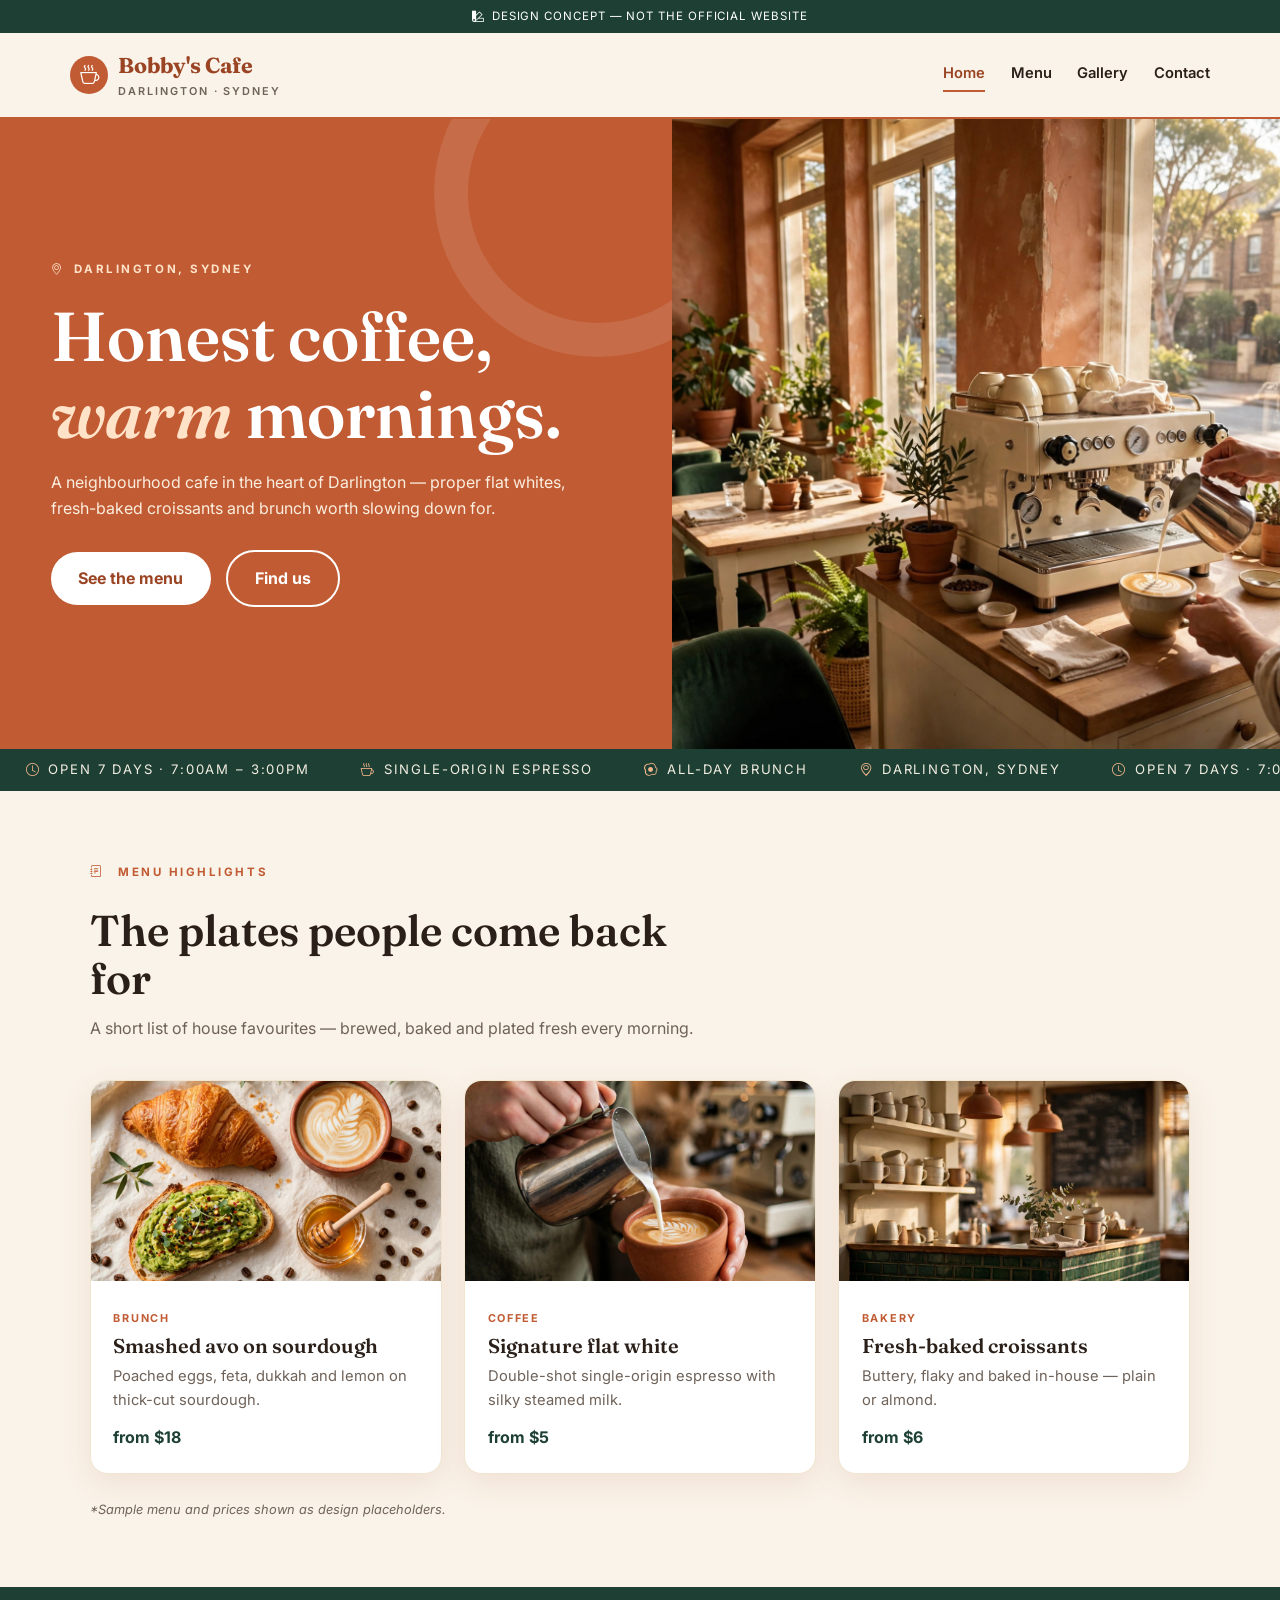
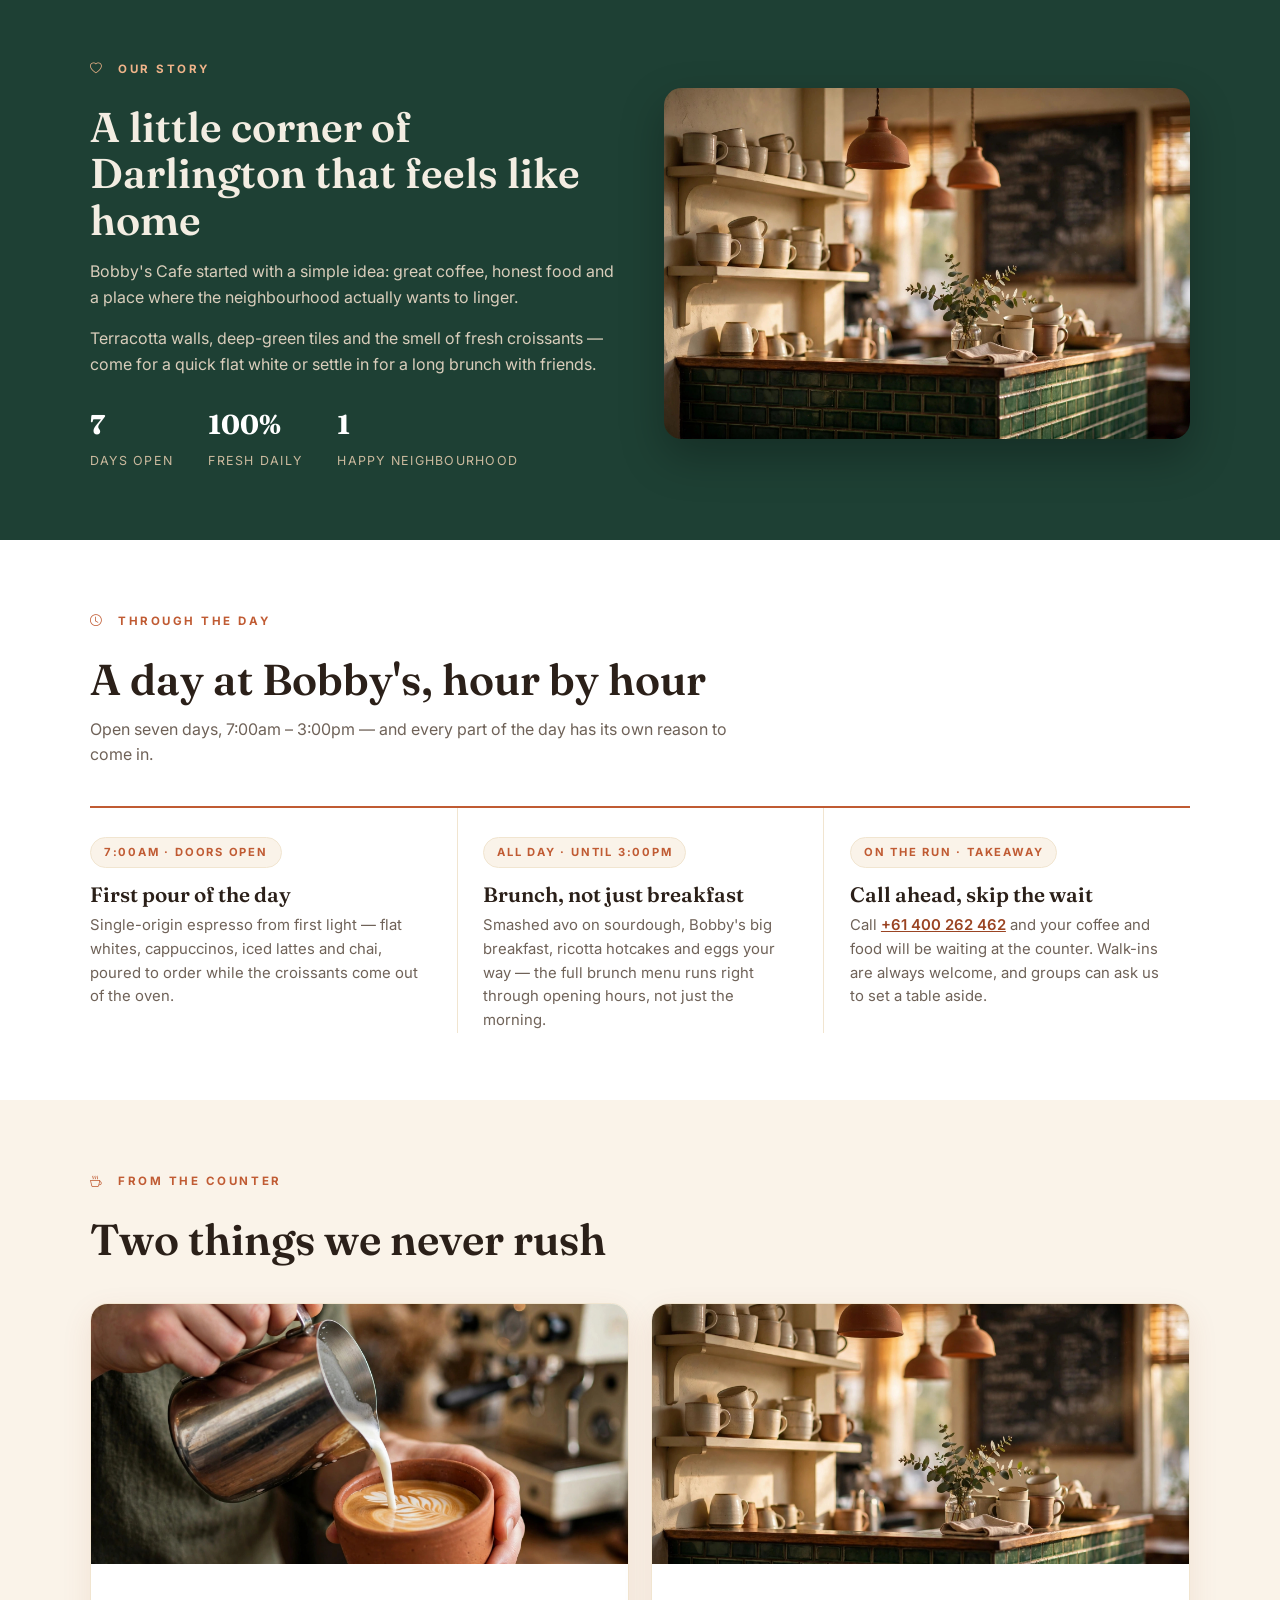
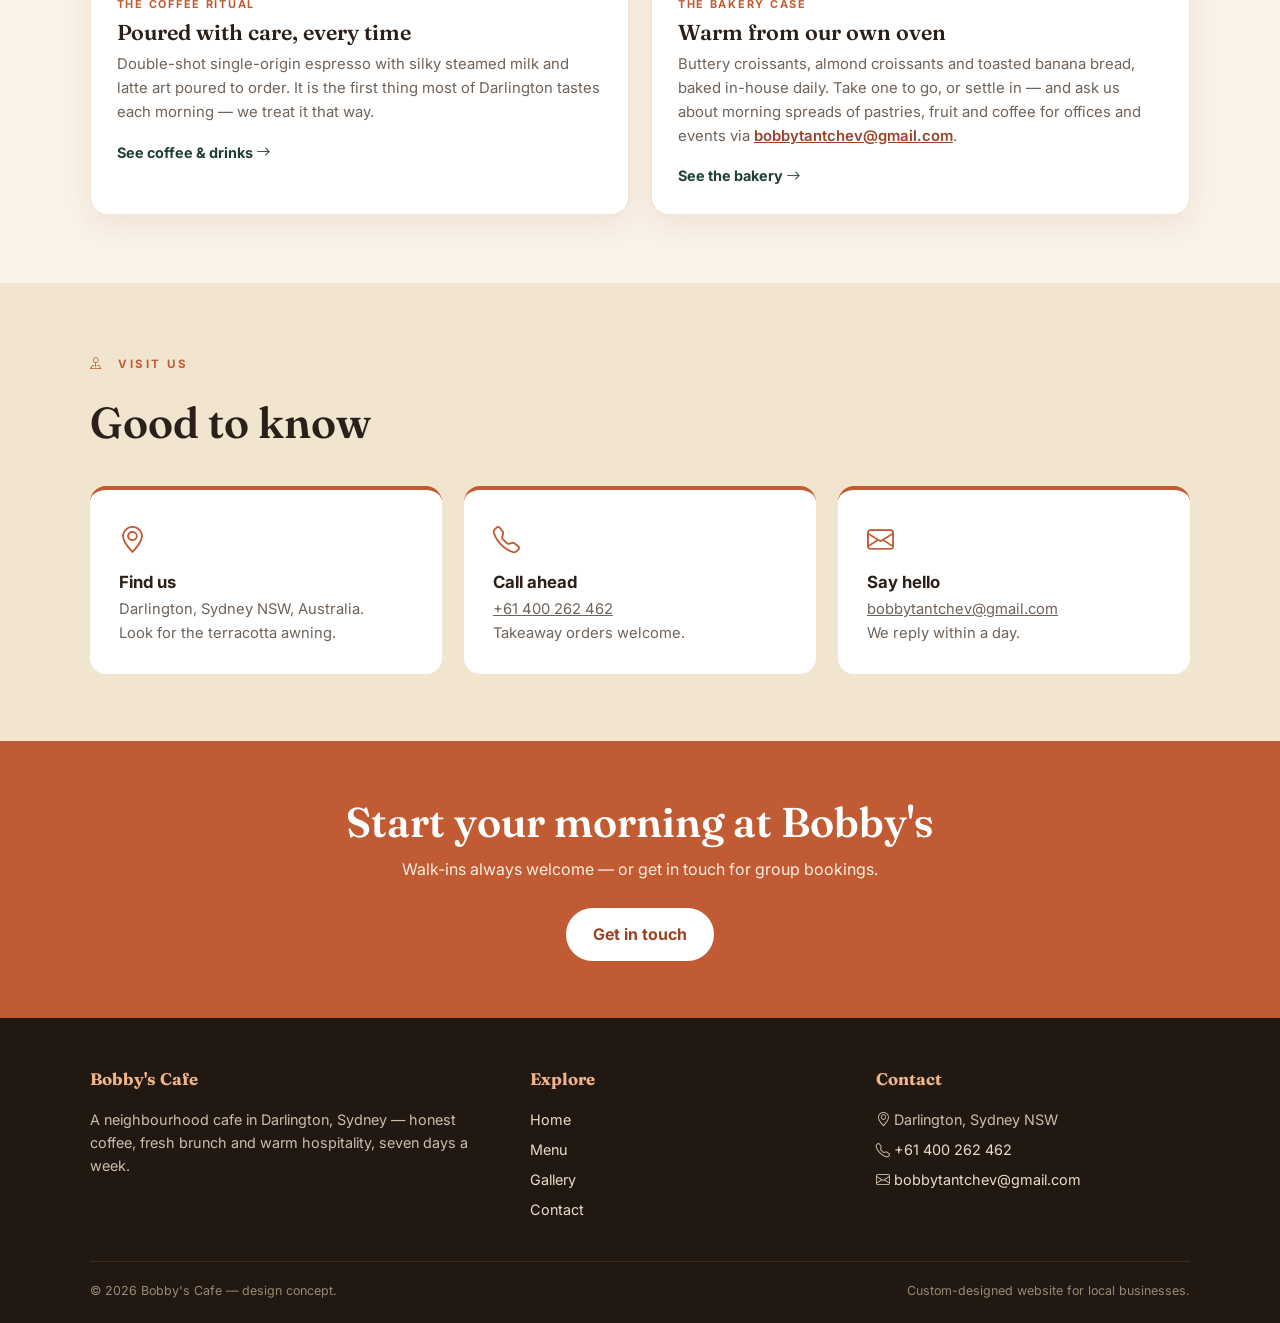
<file: index.html>
<!DOCTYPE html>
<html lang="en">
<head>
<meta charset="UTF-8">
<meta name="viewport" content="width=device-width, initial-scale=1.0">
<title>Bobby's Cafe — Darlington, Sydney</title>
<meta name="description" content="Bobby's Cafe, Darlington Sydney — honest coffee, fresh brunch and warm neighbourhood hospitality.">
<link rel="stylesheet" href="https://cdn.jsdelivr.net/npm/bootstrap-icons@1.11.3/font/bootstrap-icons.min.css">
<link href="https://fonts.googleapis.com/css2?family=Fraunces:ital,wght@0,400;0,600;0,700;1,400;1,600&family=Inter:wght@400;500;600;700&display=swap" rel="stylesheet">
<link rel="stylesheet" href="styles.css">
</head>
<body>
<div class="ribbon"><i class="bi bi-palette2"></i>Design concept — not the official website</div>

<header class="top">
  <div class="wrap navrow">
    <a class="brand" href="index.html">
      <span class="cup"><i class="bi bi-cup-hot"></i></span>
      <span><b>Bobby's Cafe</b><small>Darlington · Sydney</small></span>
    </a>
    <button class="burger" aria-label="Open menu" onclick="document.querySelector('nav.main').classList.toggle('open')"><i class="bi bi-list"></i></button>
    <nav class="main">
      <a href="index.html" class="active">Home</a>
      <a href="services.html">Menu</a>
      <a href="gallery.html">Gallery</a>
      <a href="contact.html">Contact</a>
    </nav>
  </div>
</header>

<div class="hero">
  <div class="hero-copy">
    <span class="kicker"><i class="bi bi-geo-alt"></i>Darlington, Sydney</span>
    <h1>Honest coffee,<br><em>warm</em> mornings.</h1>
    <p>A neighbourhood cafe in the heart of Darlington — proper flat whites, fresh-baked croissants and brunch worth slowing down for.</p>
    <div>
      <a class="btn btn-cream" href="services.html">See the menu</a>
      <a class="btn btn-ghost" href="contact.html">Find us</a>
    </div>
  </div>
  <div class="hero-img"><img src="images/hero.jpg" alt="Warm cafe interior at Bobby's Cafe"></div>
</div>

<div class="ticker" aria-hidden="true">
  <span><i class="bi bi-clock"></i>Open 7 days · 7:00am – 3:00pm</span><span><i class="bi bi-cup-hot"></i>Single-origin espresso</span><span><i class="bi bi-egg-fried"></i>All-day brunch</span><span><i class="bi bi-geo-alt"></i>Darlington, Sydney</span><span><i class="bi bi-clock"></i>Open 7 days · 7:00am – 3:00pm</span><span><i class="bi bi-cup-hot"></i>Single-origin espresso</span><span><i class="bi bi-egg-fried"></i>All-day brunch</span><span><i class="bi bi-geo-alt"></i>Darlington, Sydney</span>
</div>

<section>
  <div class="wrap">
    <div class="sec-head">
      <span class="kicker"><i class="bi bi-journal-text"></i>&nbsp;Menu highlights</span>
      <h2>The plates people come back for</h2>
      <p>A short list of house favourites — brewed, baked and plated fresh every morning.</p>
    </div>
    <div class="cards">
      <article class="card">
        <div class="ph"><img src="images/menu.jpg" alt="Brunch flat-lay with coffee"></div>
        <div class="bd">
          <span class="tag">Brunch</span>
          <h3>Smashed avo on sourdough</h3>
          <p>Poached eggs, feta, dukkah and lemon on thick-cut sourdough.</p>
          <span class="price">from $18</span>
        </div>
      </article>
      <article class="card">
        <div class="ph"><img src="images/barista.jpg" alt="Barista pouring latte art"></div>
        <div class="bd">
          <span class="tag">Coffee</span>
          <h3>Signature flat white</h3>
          <p>Double-shot single-origin espresso with silky steamed milk.</p>
          <span class="price">from $5</span>
        </div>
      </article>
      <article class="card">
        <div class="ph"><img src="images/interior.jpg" alt="Cafe counter and pastries"></div>
        <div class="bd">
          <span class="tag">Bakery</span>
          <h3>Fresh-baked croissants</h3>
          <p>Buttery, flaky and baked in-house — plain or almond.</p>
          <span class="price">from $6</span>
        </div>
      </article>
    </div>
    <p class="sample-note">*Sample menu and prices shown as design placeholders.</p>
  </div>
</section>

<section class="story">
  <div class="wrap">
    <div>
      <span class="kicker"><i class="bi bi-heart"></i>&nbsp;Our story</span>
      <h2>A little corner of Darlington that feels like home</h2>
      <p>Bobby's Cafe started with a simple idea: great coffee, honest food and a place where the neighbourhood actually wants to linger.</p>
      <p>Terracotta walls, deep-green tiles and the smell of fresh croissants — come for a quick flat white or settle in for a long brunch with friends.</p>
      <div class="stats">
        <div><b>7</b><span>Days open</span></div>
        <div><b>100%</b><span>Fresh daily</span></div>
        <div><b>1</b><span>Happy neighbourhood</span></div>
      </div>
    </div>
    <img src="images/interior.jpg" alt="Inside Bobby's Cafe">
  </div>
</section>


<section class="dayparts">
  <div class="wrap">
    <div class="sec-head">
      <span class="kicker"><i class="bi bi-clock"></i>&nbsp;Through the day</span>
      <h2>A day at Bobby's, hour by hour</h2>
      <p>Open seven days, 7:00am &ndash; 3:00pm &mdash; and every part of the day has its own reason to come in.</p>
    </div>
    <div class="day-grid">
      <article class="day-item">
        <span class="day-time">7:00am &middot; Doors open</span>
        <h3>First pour of the day</h3>
        <p>Single-origin espresso from first light &mdash; flat whites, cappuccinos, iced lattes and chai, poured to order while the croissants come out of the oven.</p>
      </article>
      <article class="day-item">
        <span class="day-time">All day &middot; Until 3:00pm</span>
        <h3>Brunch, not just breakfast</h3>
        <p>Smashed avo on sourdough, Bobby's big breakfast, ricotta hotcakes and eggs your way &mdash; the full brunch menu runs right through opening hours, not just the morning.</p>
      </article>
      <article class="day-item">
        <span class="day-time">On the run &middot; Takeaway</span>
        <h3>Call ahead, skip the wait</h3>
        <p>Call <a href="tel:+61400262462">+61 400 262 462</a> and your coffee and food will be waiting at the counter. Walk-ins are always welcome, and groups can ask us to set a table aside.</p>
      </article>
    </div>
  </div>
</section>

<section class="counter-split">
  <div class="wrap">
    <div class="sec-head">
      <span class="kicker"><i class="bi bi-cup-hot"></i>&nbsp;From the counter</span>
      <h2>Two things we never rush</h2>
    </div>
    <div class="counter-grid">
      <article class="counter-panel">
        <div class="ph"><img src="images/barista.jpg" alt="Barista pouring latte art at Bobby's Cafe" loading="lazy"></div>
        <div class="bd">
          <span class="tag">The coffee ritual</span>
          <h3>Poured with care, every time</h3>
          <p>Double-shot single-origin espresso with silky steamed milk and latte art poured to order. It is the first thing most of Darlington tastes each morning &mdash; we treat it that way.</p>
          <a class="counter-link" href="services.html">See coffee &amp; drinks <i class="bi bi-arrow-right"></i></a>
        </div>
      </article>
      <article class="counter-panel">
        <div class="ph"><img src="images/interior.jpg" alt="Pastries and counter at Bobby's Cafe" loading="lazy"></div>
        <div class="bd">
          <span class="tag">The bakery case</span>
          <h3>Warm from our own oven</h3>
          <p>Buttery croissants, almond croissants and toasted banana bread, baked in-house daily. Take one to go, or settle in &mdash; and ask us about morning spreads of pastries, fruit and coffee for offices and events via <a href="mailto:bobbytantchev@gmail.com">bobbytantchev@gmail.com</a>.</p>
          <a class="counter-link" href="services.html">See the bakery <i class="bi bi-arrow-right"></i></a>
        </div>
      </article>
    </div>
  </div>
</section>

<section class="visit">
  <div class="wrap">
    <div class="sec-head">
      <span class="kicker"><i class="bi bi-pin-map"></i>&nbsp;Visit us</span>
      <h2>Good to know</h2>
    </div>
    <div class="visit-grid">
      <div class="vcard">
        <i class="bi bi-geo-alt"></i>
        <h3>Find us</h3>
        <p>Darlington, Sydney NSW, Australia.<br>Look for the terracotta awning.</p>
      </div>
      <div class="vcard">
        <i class="bi bi-telephone"></i>
        <h3>Call ahead</h3>
        <p><a href="tel:+61400262462">+61 400 262 462</a><br>Takeaway orders welcome.</p>
      </div>
      <div class="vcard">
        <i class="bi bi-envelope"></i>
        <h3>Say hello</h3>
        <p><a href="mailto:bobbytantchev@gmail.com">bobbytantchev@gmail.com</a><br>We reply within a day.</p>
      </div>
    </div>
  </div>
</section>

<div class="cta">
  <h2>Start your morning at Bobby's</h2>
  <p>Walk-ins always welcome — or get in touch for group bookings.</p>
  <a class="btn btn-cream" href="contact.html">Get in touch</a>
</div>

<footer>
  <div class="wrap">
    <div class="fgrid">
      <div>
        <h4>Bobby's Cafe</h4>
        <p>A neighbourhood cafe in Darlington, Sydney — honest coffee, fresh brunch and warm hospitality, seven days a week.</p>
      </div>
      <div>
        <h4>Explore</h4>
        <ul>
          <li><a href="index.html">Home</a></li>
          <li><a href="services.html">Menu</a></li>
          <li><a href="gallery.html">Gallery</a></li>
          <li><a href="contact.html">Contact</a></li>
        </ul>
      </div>
      <div>
        <h4>Contact</h4>
        <ul>
          <li><i class="bi bi-geo-alt"></i> Darlington, Sydney NSW</li>
          <li><i class="bi bi-telephone"></i> <a href="tel:+61400262462">+61 400 262 462</a></li>
          <li><i class="bi bi-envelope"></i> <a href="mailto:bobbytantchev@gmail.com">bobbytantchev@gmail.com</a></li>
        </ul>
      </div>
    </div>
    <div class="fbottom">
      <span>© 2026 Bobby's Cafe — design concept.</span>
      <span>Custom-designed website for local businesses.</span>
    </div>
  </div>
</footer>
</body>
</html>
</file>
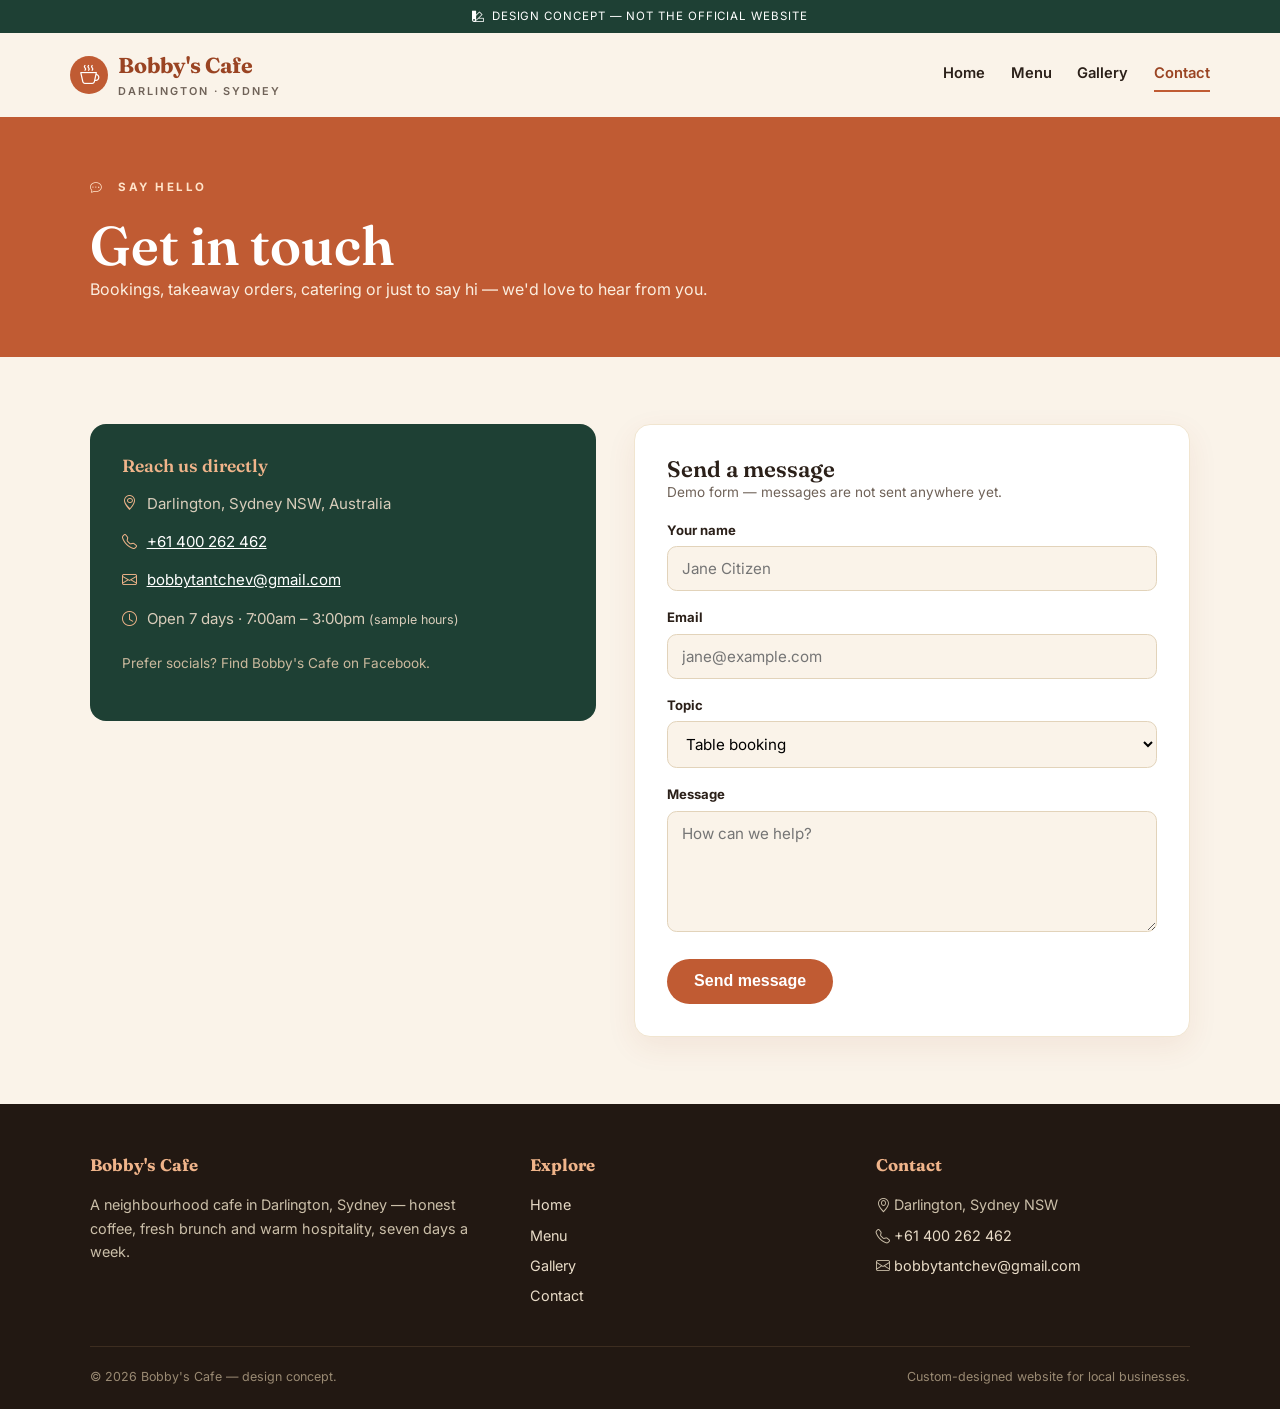
<file: contact.html>
<!DOCTYPE html>
<html lang="en">
<head>
<meta charset="UTF-8">
<meta name="viewport" content="width=device-width, initial-scale=1.0">
<title>Contact — Bobby's Cafe, Darlington Sydney</title>
<link rel="stylesheet" href="https://cdn.jsdelivr.net/npm/bootstrap-icons@1.11.3/font/bootstrap-icons.min.css">
<link href="https://fonts.googleapis.com/css2?family=Fraunces:ital,wght@0,400;0,600;0,700;1,400;1,600&family=Inter:wght@400;500;600;700&display=swap" rel="stylesheet">
<link rel="stylesheet" href="styles.css">
<style>
.page-hero{background:var(--terra);color:#fff;padding:3.4rem 0}
.page-hero h1{font-size:clamp(2.2rem,4.6vw,3.4rem)}
.page-hero p{color:#fbeedf;max-width:40rem}
.page-hero .kicker{color:#ffe3c9}
</style>
</head>
<body>
<div class="ribbon"><i class="bi bi-palette2"></i>Design concept — not the official website</div>

<header class="top">
  <div class="wrap navrow">
    <a class="brand" href="index.html">
      <span class="cup"><i class="bi bi-cup-hot"></i></span>
      <span><b>Bobby's Cafe</b><small>Darlington · Sydney</small></span>
    </a>
    <button class="burger" aria-label="Open menu" onclick="document.querySelector('nav.main').classList.toggle('open')"><i class="bi bi-list"></i></button>
    <nav class="main">
      <a href="index.html">Home</a>
      <a href="services.html">Menu</a>
      <a href="gallery.html">Gallery</a>
      <a href="contact.html" class="active">Contact</a>
    </nav>
  </div>
</header>

<div class="page-hero">
  <div class="wrap">
    <span class="kicker"><i class="bi bi-chat-dots"></i>&nbsp;Say hello</span>
    <h1>Get in touch</h1>
    <p>Bookings, takeaway orders, catering or just to say hi — we'd love to hear from you.</p>
  </div>
</div>

<section>
  <div class="wrap contact-grid">
    <div class="cinfo">
      <h3>Reach us directly</h3>
      <p><i class="bi bi-geo-alt"></i>Darlington, Sydney NSW, Australia</p>
      <p><i class="bi bi-telephone"></i><a href="tel:+61400262462">+61 400 262 462</a></p>
      <p><i class="bi bi-envelope"></i><a href="mailto:bobbytantchev@gmail.com">bobbytantchev@gmail.com</a></p>
      <p><i class="bi bi-clock"></i>Open 7 days · 7:00am – 3:00pm <span style="font-size:.78rem">(sample hours)</span></p>
      <p style="margin-top:1.4rem;font-size:.85rem;color:#cbb99e">Prefer socials? Find Bobby's Cafe on Facebook.</p>
    </div>
    <form class="demo" onsubmit="return false">
      <h3 style="font-family:'Fraunces',serif;font-size:1.4rem">Send a message</h3>
      <p style="font-size:.85rem;color:var(--muted)">Demo form — messages are not sent anywhere yet.</p>
      <label for="n">Your name</label>
      <input id="n" type="text" placeholder="Jane Citizen">
      <label for="e">Email</label>
      <input id="e" type="email" placeholder="jane@example.com">
      <label for="t">Topic</label>
      <select id="t">
        <option>Table booking</option>
        <option>Takeaway order</option>
        <option>Catering enquiry</option>
        <option>Something else</option>
      </select>
      <label for="m">Message</label>
      <textarea id="m" rows="5" placeholder="How can we help?"></textarea>
      <button class="btn btn-solid" type="submit">Send message</button>
    </form>
  </div>
</section>

<footer>
  <div class="wrap">
    <div class="fgrid">
      <div>
        <h4>Bobby's Cafe</h4>
        <p>A neighbourhood cafe in Darlington, Sydney — honest coffee, fresh brunch and warm hospitality, seven days a week.</p>
      </div>
      <div>
        <h4>Explore</h4>
        <ul>
          <li><a href="index.html">Home</a></li>
          <li><a href="services.html">Menu</a></li>
          <li><a href="gallery.html">Gallery</a></li>
          <li><a href="contact.html">Contact</a></li>
        </ul>
      </div>
      <div>
        <h4>Contact</h4>
        <ul>
          <li><i class="bi bi-geo-alt"></i> Darlington, Sydney NSW</li>
          <li><i class="bi bi-telephone"></i> <a href="tel:+61400262462">+61 400 262 462</a></li>
          <li><i class="bi bi-envelope"></i> <a href="mailto:bobbytantchev@gmail.com">bobbytantchev@gmail.com</a></li>
        </ul>
      </div>
    </div>
    <div class="fbottom">
      <span>© 2026 Bobby's Cafe — design concept.</span>
      <span>Custom-designed website for local businesses.</span>
    </div>
  </div>
</footer>
</body>
</html>
</file>
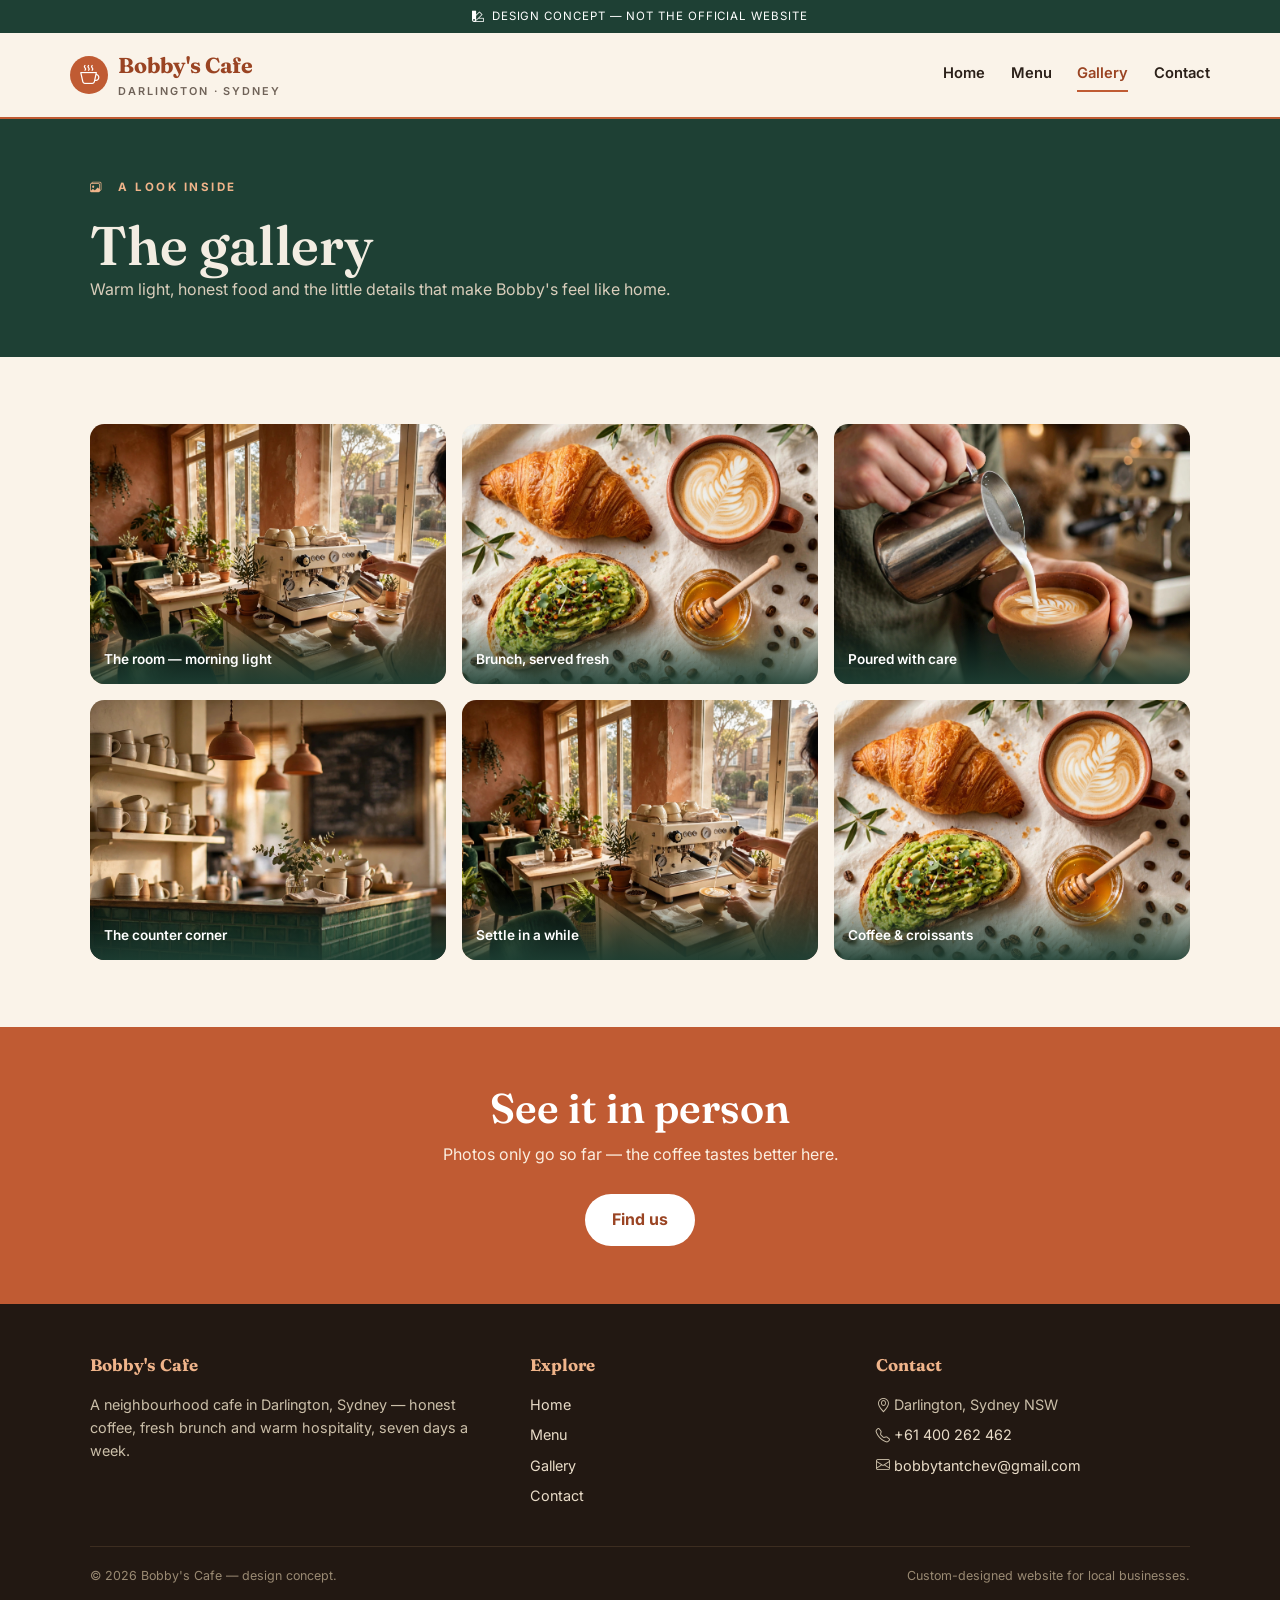
<file: gallery.html>
<!DOCTYPE html>
<html lang="en">
<head>
<meta charset="UTF-8">
<meta name="viewport" content="width=device-width, initial-scale=1.0">
<title>Gallery — Bobby's Cafe, Darlington Sydney</title>
<link rel="stylesheet" href="https://cdn.jsdelivr.net/npm/bootstrap-icons@1.11.3/font/bootstrap-icons.min.css">
<link href="https://fonts.googleapis.com/css2?family=Fraunces:ital,wght@0,400;0,600;0,700;1,400;1,600&family=Inter:wght@400;500;600;700&display=swap" rel="stylesheet">
<link rel="stylesheet" href="styles.css">
<style>
.page-hero{background:var(--green);color:#f3ede2;padding:3.4rem 0}
.page-hero h1{font-size:clamp(2.2rem,4.6vw,3.4rem)}
.page-hero p{color:#d9cdbb;max-width:40rem}
.page-hero .kicker{color:#f0b48a}
</style>
</head>
<body>
<div class="ribbon"><i class="bi bi-palette2"></i>Design concept — not the official website</div>

<header class="top">
  <div class="wrap navrow">
    <a class="brand" href="index.html">
      <span class="cup"><i class="bi bi-cup-hot"></i></span>
      <span><b>Bobby's Cafe</b><small>Darlington · Sydney</small></span>
    </a>
    <button class="burger" aria-label="Open menu" onclick="document.querySelector('nav.main').classList.toggle('open')"><i class="bi bi-list"></i></button>
    <nav class="main">
      <a href="index.html">Home</a>
      <a href="services.html">Menu</a>
      <a href="gallery.html" class="active">Gallery</a>
      <a href="contact.html">Contact</a>
    </nav>
  </div>
</header>

<div class="page-hero">
  <div class="wrap">
    <span class="kicker"><i class="bi bi-images"></i>&nbsp;A look inside</span>
    <h1>The gallery</h1>
    <p>Warm light, honest food and the little details that make Bobby's feel like home.</p>
  </div>
</div>

<section>
  <div class="wrap">
    <div class="ggrid">
      <figure><img src="images/hero.jpg" alt="Cafe interior with warm light"><figcaption>The room — morning light</figcaption></figure>
      <figure><img src="images/menu.jpg" alt="Brunch flat-lay"><figcaption>Brunch, served fresh</figcaption></figure>
      <figure><img src="images/barista.jpg" alt="Barista pouring latte art"><figcaption>Poured with care</figcaption></figure>
      <figure><img src="images/interior.jpg" alt="Cafe counter corner"><figcaption>The counter corner</figcaption></figure>
      <figure><img src="images/hero.jpg" alt="Cafe seating area"><figcaption>Settle in a while</figcaption></figure>
      <figure><img src="images/menu.jpg" alt="Coffee and pastries"><figcaption>Coffee &amp; croissants</figcaption></figure>
    </div>
  </div>
</section>

<div class="cta">
  <h2>See it in person</h2>
  <p>Photos only go so far — the coffee tastes better here.</p>
  <a class="btn btn-cream" href="contact.html">Find us</a>
</div>

<footer>
  <div class="wrap">
    <div class="fgrid">
      <div>
        <h4>Bobby's Cafe</h4>
        <p>A neighbourhood cafe in Darlington, Sydney — honest coffee, fresh brunch and warm hospitality, seven days a week.</p>
      </div>
      <div>
        <h4>Explore</h4>
        <ul>
          <li><a href="index.html">Home</a></li>
          <li><a href="services.html">Menu</a></li>
          <li><a href="gallery.html">Gallery</a></li>
          <li><a href="contact.html">Contact</a></li>
        </ul>
      </div>
      <div>
        <h4>Contact</h4>
        <ul>
          <li><i class="bi bi-geo-alt"></i> Darlington, Sydney NSW</li>
          <li><i class="bi bi-telephone"></i> <a href="tel:+61400262462">+61 400 262 462</a></li>
          <li><i class="bi bi-envelope"></i> <a href="mailto:bobbytantchev@gmail.com">bobbytantchev@gmail.com</a></li>
        </ul>
      </div>
    </div>
    <div class="fbottom">
      <span>© 2026 Bobby's Cafe — design concept.</span>
      <span>Custom-designed website for local businesses.</span>
    </div>
  </div>
</footer>
</body>
</html>
</file>
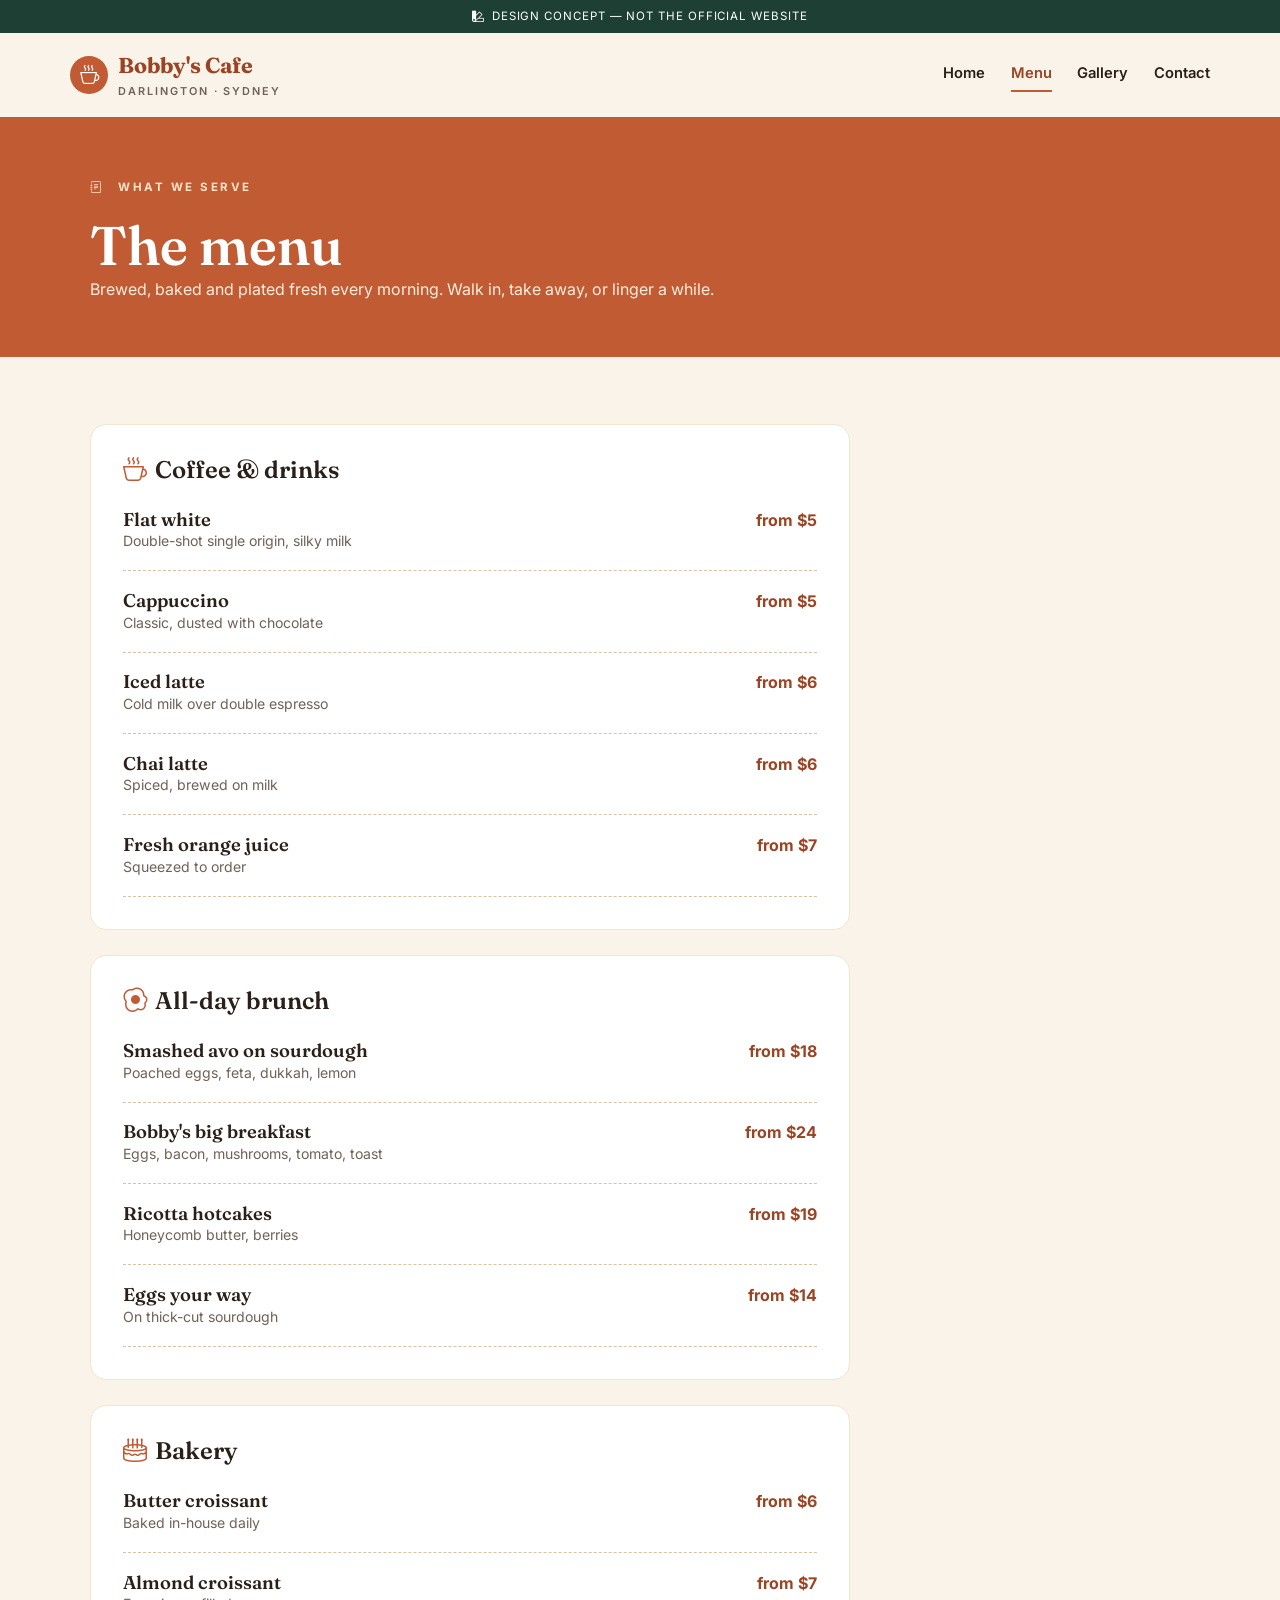
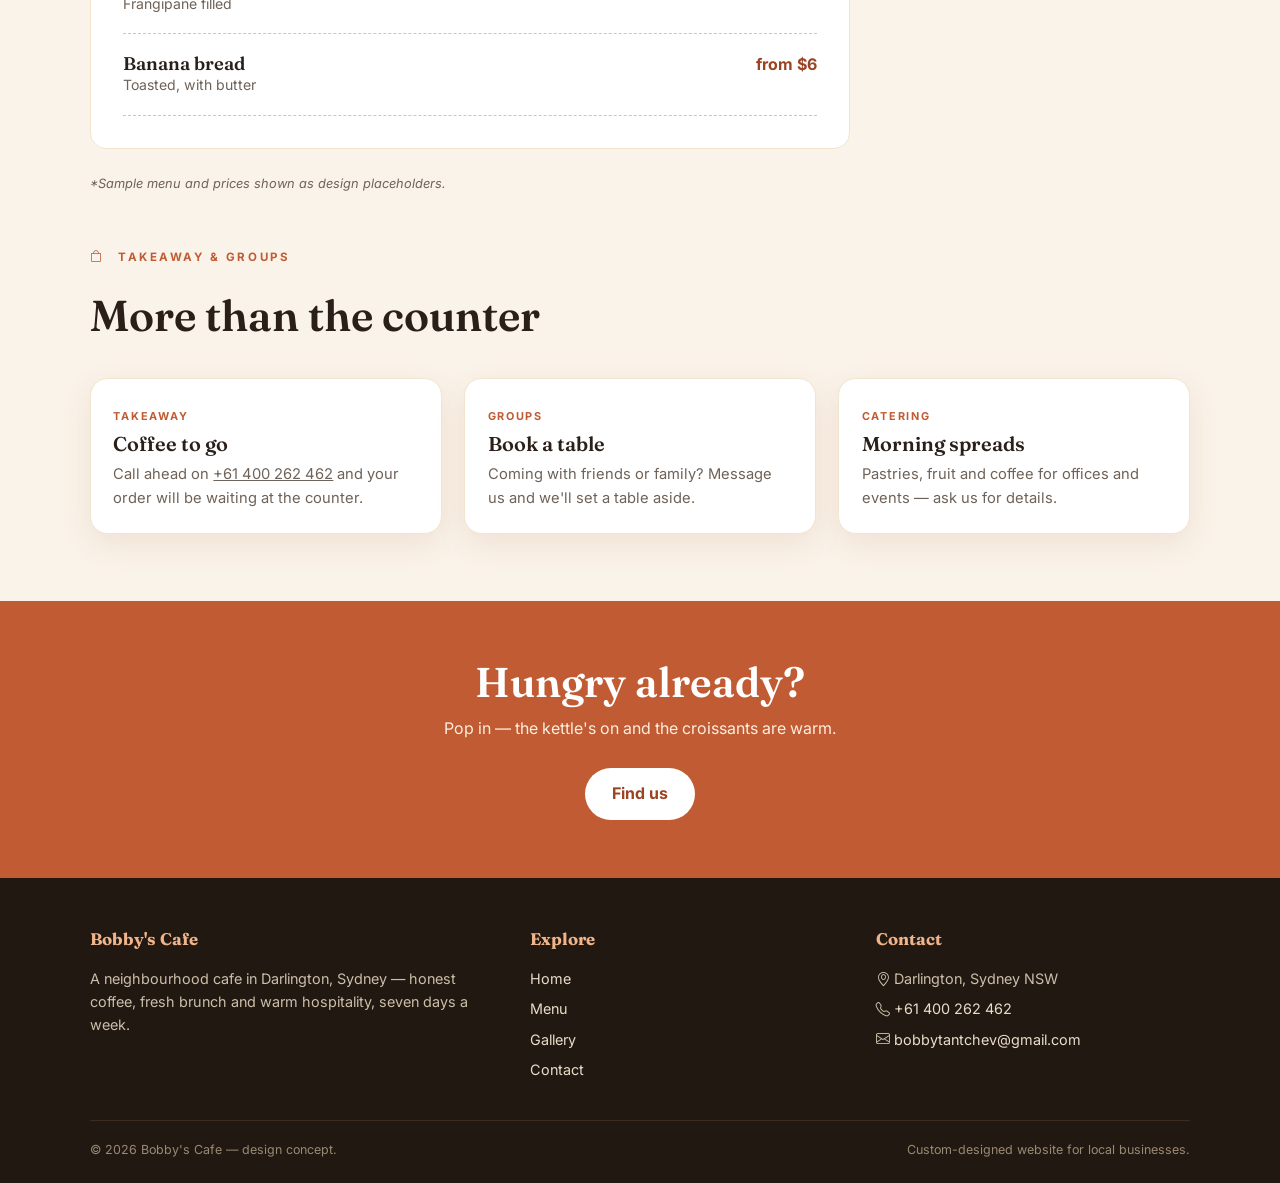
<file: services.html>
<!DOCTYPE html>
<html lang="en">
<head>
<meta charset="UTF-8">
<meta name="viewport" content="width=device-width, initial-scale=1.0">
<title>Menu — Bobby's Cafe, Darlington Sydney</title>
<link rel="stylesheet" href="https://cdn.jsdelivr.net/npm/bootstrap-icons@1.11.3/font/bootstrap-icons.min.css">
<link href="https://fonts.googleapis.com/css2?family=Fraunces:ital,wght@0,400;0,600;0,700;1,400;1,600&family=Inter:wght@400;500;600;700&display=swap" rel="stylesheet">
<link rel="stylesheet" href="styles.css">
<style>
.page-hero{background:var(--terra);color:#fff;padding:3.4rem 0}
.page-hero h1{font-size:clamp(2.2rem,4.6vw,3.4rem)}
.page-hero p{color:#fbeedf;max-width:40rem}
.page-hero .kicker{color:#ffe3c9}
.mcol{background:#fff;border-radius:1rem;padding:2rem;border:1px solid var(--cream-deep);margin-bottom:1.6rem}
.mcol h2{font-size:1.5rem;margin-bottom:.4rem}
.mcol h2 i{color:var(--terra);margin-right:.5rem}
</style>
</head>
<body>
<div class="ribbon"><i class="bi bi-palette2"></i>Design concept — not the official website</div>

<header class="top">
  <div class="wrap navrow">
    <a class="brand" href="index.html">
      <span class="cup"><i class="bi bi-cup-hot"></i></span>
      <span><b>Bobby's Cafe</b><small>Darlington · Sydney</small></span>
    </a>
    <button class="burger" aria-label="Open menu" onclick="document.querySelector('nav.main').classList.toggle('open')"><i class="bi bi-list"></i></button>
    <nav class="main">
      <a href="index.html">Home</a>
      <a href="services.html" class="active">Menu</a>
      <a href="gallery.html">Gallery</a>
      <a href="contact.html">Contact</a>
    </nav>
  </div>
</header>

<div class="page-hero">
  <div class="wrap">
    <span class="kicker"><i class="bi bi-journal-text"></i>&nbsp;What we serve</span>
    <h1>The menu</h1>
    <p>Brewed, baked and plated fresh every morning. Walk in, take away, or linger a while.</p>
  </div>
</div>

<section>
  <div class="wrap">
    <div class="mlist">
      <div class="mcol">
        <h2><i class="bi bi-cup-hot"></i>Coffee &amp; drinks</h2>
        <div class="mitem"><div><h3>Flat white</h3><p>Double-shot single origin, silky milk</p></div><span class="p">from $5</span></div>
        <div class="mitem"><div><h3>Cappuccino</h3><p>Classic, dusted with chocolate</p></div><span class="p">from $5</span></div>
        <div class="mitem"><div><h3>Iced latte</h3><p>Cold milk over double espresso</p></div><span class="p">from $6</span></div>
        <div class="mitem"><div><h3>Chai latte</h3><p>Spiced, brewed on milk</p></div><span class="p">from $6</span></div>
        <div class="mitem"><div><h3>Fresh orange juice</h3><p>Squeezed to order</p></div><span class="p">from $7</span></div>
      </div>
      <div class="mcol">
        <h2><i class="bi bi-egg-fried"></i>All-day brunch</h2>
        <div class="mitem"><div><h3>Smashed avo on sourdough</h3><p>Poached eggs, feta, dukkah, lemon</p></div><span class="p">from $18</span></div>
        <div class="mitem"><div><h3>Bobby's big breakfast</h3><p>Eggs, bacon, mushrooms, tomato, toast</p></div><span class="p">from $24</span></div>
        <div class="mitem"><div><h3>Ricotta hotcakes</h3><p>Honeycomb butter, berries</p></div><span class="p">from $19</span></div>
        <div class="mitem"><div><h3>Eggs your way</h3><p>On thick-cut sourdough</p></div><span class="p">from $14</span></div>
      </div>
      <div class="mcol">
        <h2><i class="bi bi-cake2"></i>Bakery</h2>
        <div class="mitem"><div><h3>Butter croissant</h3><p>Baked in-house daily</p></div><span class="p">from $6</span></div>
        <div class="mitem"><div><h3>Almond croissant</h3><p>Frangipane filled</p></div><span class="p">from $7</span></div>
        <div class="mitem"><div><h3>Banana bread</h3><p>Toasted, with butter</p></div><span class="p">from $6</span></div>
      </div>
    </div>
    <p class="sample-note">*Sample menu and prices shown as design placeholders.</p>

    <div class="sec-head" style="margin-top:3rem">
      <span class="kicker"><i class="bi bi-bag"></i>&nbsp;Takeaway &amp; groups</span>
      <h2>More than the counter</h2>
    </div>
    <div class="cards">
      <article class="card">
        <div class="bd">
          <span class="tag">Takeaway</span>
          <h3>Coffee to go</h3>
          <p>Call ahead on <a href="tel:+61400262462">+61 400 262 462</a> and your order will be waiting at the counter.</p>
        </div>
      </article>
      <article class="card">
        <div class="bd">
          <span class="tag">Groups</span>
          <h3>Book a table</h3>
          <p>Coming with friends or family? Message us and we'll set a table aside.</p>
        </div>
      </article>
      <article class="card">
        <div class="bd">
          <span class="tag">Catering</span>
          <h3>Morning spreads</h3>
          <p>Pastries, fruit and coffee for offices and events — ask us for details.</p>
        </div>
      </article>
    </div>
  </div>
</section>

<div class="cta">
  <h2>Hungry already?</h2>
  <p>Pop in — the kettle's on and the croissants are warm.</p>
  <a class="btn btn-cream" href="contact.html">Find us</a>
</div>

<footer>
  <div class="wrap">
    <div class="fgrid">
      <div>
        <h4>Bobby's Cafe</h4>
        <p>A neighbourhood cafe in Darlington, Sydney — honest coffee, fresh brunch and warm hospitality, seven days a week.</p>
      </div>
      <div>
        <h4>Explore</h4>
        <ul>
          <li><a href="index.html">Home</a></li>
          <li><a href="services.html">Menu</a></li>
          <li><a href="gallery.html">Gallery</a></li>
          <li><a href="contact.html">Contact</a></li>
        </ul>
      </div>
      <div>
        <h4>Contact</h4>
        <ul>
          <li><i class="bi bi-geo-alt"></i> Darlington, Sydney NSW</li>
          <li><i class="bi bi-telephone"></i> <a href="tel:+61400262462">+61 400 262 462</a></li>
          <li><i class="bi bi-envelope"></i> <a href="mailto:bobbytantchev@gmail.com">bobbytantchev@gmail.com</a></li>
        </ul>
      </div>
    </div>
    <div class="fbottom">
      <span>© 2026 Bobby's Cafe — design concept.</span>
      <span>Custom-designed website for local businesses.</span>
    </div>
  </div>
</footer>
</body>
</html>
</file>
<file: styles.css>
:root{
  --terra:#c05b33;
  --terra-dark:#9a4423;
  --cream:#faf3e9;
  --cream-deep:#f1e5d0;
  --green:#1e4034;
  --green-soft:#e8efe9;
  --ink:#2b2019;
  --muted:#6f6258;
}
*{margin:0;padding:0;box-sizing:border-box}
body{font-family:'Inter',system-ui,sans-serif;background:var(--cream);color:var(--ink);line-height:1.6}
h1,h2,h3,.serif{font-family:'Fraunces',Georgia,serif;line-height:1.12;font-weight:600}
img{max-width:100%;display:block}
a{color:inherit}
.wrap{max-width:1140px;margin:0 auto;padding:0 1.25rem}

/* concept ribbon */
.ribbon{background:var(--green);color:#fff;text-align:center;font-size:.72rem;letter-spacing:.08em;text-transform:uppercase;padding:.45rem 1rem}
.ribbon i{margin-right:.4rem}

/* header */
header.top{background:var(--cream);border-bottom:2px solid var(--terra)}
.navrow{display:flex;align-items:center;justify-content:space-between;padding:1rem 0}
.brand{display:flex;align-items:center;gap:.6rem;text-decoration:none}
.brand .cup{background:var(--terra);color:#fff;width:2.4rem;height:2.4rem;border-radius:50%;display:grid;place-items:center;font-size:1.2rem}
.brand b{font-family:'Fraunces',serif;font-size:1.35rem;color:var(--terra-dark)}
.brand small{display:block;font-family:'Inter';font-size:.68rem;letter-spacing:.18em;text-transform:uppercase;color:var(--muted);font-weight:600}
nav.main{display:flex;gap:1.6rem}
nav.main a{text-decoration:none;font-weight:600;font-size:.92rem;color:var(--ink);padding:.3rem 0;border-bottom:2px solid transparent}
nav.main a:hover,nav.main a.active{color:var(--terra-dark);border-color:var(--terra)}
.burger{display:none;background:none;border:none;font-size:1.6rem;color:var(--terra-dark);cursor:pointer}

/* hero: editorial split */
.hero{display:grid;grid-template-columns:1.05fr .95fr;min-height:70vh}
.hero-copy{background:var(--terra);color:#fff;display:flex;flex-direction:column;justify-content:center;padding:3.5rem 3rem 3.5rem 4vw;position:relative;overflow:hidden}
.hero-copy::after{content:"";position:absolute;right:-90px;top:-90px;width:260px;height:260px;border:34px solid rgba(255,255,255,.10);border-radius:50%}
.kicker{display:inline-flex;align-items:center;gap:.5rem;font-size:.72rem;letter-spacing:.22em;text-transform:uppercase;font-weight:700;color:#ffe3c9;margin-bottom:1.2rem}
.hero-copy h1{font-size:clamp(2.6rem,5.4vw,4.4rem);margin-bottom:1.1rem}
.hero-copy h1 em{font-style:italic;color:#ffe3c9}
.hero-copy p{max-width:34rem;color:#fbeedf;margin-bottom:1.8rem}
.btn{display:inline-block;text-decoration:none;font-weight:700;padding:.85rem 1.7rem;border-radius:999px;transition:.2s}
.btn-cream{background:#fff;color:var(--terra-dark)}
.btn-cream:hover{background:var(--green);color:#fff}
.btn-ghost{border:2px solid #fff;color:#fff;margin-left:.7rem}
.btn-ghost:hover{background:rgba(255,255,255,.15)}
.hero-img{min-height:340px}
.hero-img img{width:100%;height:100%;object-fit:cover}

/* hours ticker */
.ticker{background:var(--green);color:#f3ede2;overflow:hidden;white-space:nowrap;padding:.65rem 0;font-size:.82rem;letter-spacing:.14em;text-transform:uppercase}
.ticker span{margin:0 1.6rem}
.ticker i{color:#f0b48a;margin-right:.5rem}

/* sections */
section{padding:4.2rem 0}
.sec-head{max-width:640px;margin-bottom:2.4rem}
.sec-head .kicker{color:var(--terra)}
.sec-head h2{font-size:clamp(1.9rem,3.4vw,2.7rem);margin:.4rem 0 .8rem}
.sec-head p{color:var(--muted)}

/* menu card grid */
.cards{display:grid;grid-template-columns:repeat(3,1fr);gap:1.4rem}
.card{background:#fff;border-radius:1.1rem;overflow:hidden;box-shadow:0 10px 30px rgba(154,68,35,.10);border:1px solid var(--cream-deep);transition:transform .2s}
.card:hover{transform:translateY(-5px)}
.card .ph{height:200px;overflow:hidden}
.card .ph img{width:100%;height:100%;object-fit:cover}
.card .bd{padding:1.4rem}
.card .tag{font-size:.68rem;font-weight:700;letter-spacing:.16em;text-transform:uppercase;color:var(--terra)}
.card h3{font-size:1.25rem;margin:.35rem 0 .5rem}
.card p{font-size:.92rem;color:var(--muted)}
.card .price{display:inline-block;margin-top:.8rem;font-weight:700;color:var(--green)}
.sample-note{font-size:.8rem;color:var(--muted);margin-top:1.6rem;font-style:italic}

/* story */
.story{background:var(--green);color:#f3ede2}
.story .wrap{display:grid;grid-template-columns:1fr 1fr;gap:3rem;align-items:center}
.story img{border-radius:1.1rem;box-shadow:0 18px 44px rgba(0,0,0,.28)}
.story .kicker{color:#f0b48a}
.story h2{font-size:clamp(1.9rem,3.4vw,2.6rem);margin:.4rem 0 1rem}
.story p{color:#d9cdbb;margin-bottom:1rem}
.stats{display:flex;gap:2.2rem;margin-top:1.6rem}
.stats b{display:block;font-family:'Fraunces',serif;font-size:1.7rem;color:#fff}
.stats span{font-size:.78rem;letter-spacing:.1em;text-transform:uppercase;color:#cbb99e}

/* visit strip */
.visit{background:var(--cream-deep)}
.visit-grid{display:grid;grid-template-columns:repeat(3,1fr);gap:1.4rem}
.vcard{background:#fff;border-radius:1rem;padding:1.8rem;border-top:4px solid var(--terra)}
.vcard i{font-size:1.7rem;color:var(--terra)}
.vcard h3{font-size:1.05rem;margin:.7rem 0 .4rem;font-family:'Inter';font-weight:700}
.vcard p{font-size:.92rem;color:var(--muted)}

/* cta band */
.cta{background:var(--terra);color:#fff;text-align:center;padding:3.6rem 1.25rem}
.cta h2{font-size:clamp(1.8rem,3.4vw,2.6rem);margin-bottom:.7rem}
.cta p{color:#fbeedf;margin-bottom:1.6rem}

/* footer */
footer{background:#221812;color:#e9dcc8;padding:3rem 0 1.4rem}
.fgrid{display:grid;grid-template-columns:1.3fr 1fr 1fr;gap:2rem;margin-bottom:2rem}
footer h4{font-family:'Fraunces',serif;color:#f0b48a;font-size:1.05rem;margin-bottom:.9rem}
footer p,footer li{font-size:.9rem;color:#cbbfa9;list-style:none;margin-bottom:.45rem}
footer a{color:#e9dcc8;text-decoration:none}
footer a:hover{color:#f0b48a}
.fbottom{border-top:1px solid #3d2d20;padding-top:1.2rem;font-size:.78rem;color:#9a8a73;display:flex;justify-content:space-between;flex-wrap:wrap;gap:.5rem}

/* gallery */
.ggrid{display:grid;grid-template-columns:repeat(3,1fr);gap:1rem}
.ggrid figure{border-radius:.9rem;overflow:hidden;position:relative}
.ggrid img{width:100%;height:260px;object-fit:cover;transition:transform .3s}
.ggrid figure:hover img{transform:scale(1.05)}
.ggrid figcaption{position:absolute;left:0;right:0;bottom:0;background:linear-gradient(transparent,rgba(30,64,52,.92));color:#fff;padding:2rem .9rem .8rem;font-size:.85rem;font-weight:600}

/* menu page list */
.mlist{max-width:760px}
.mitem{display:flex;justify-content:space-between;align-items:baseline;gap:1rem;padding:1.1rem 0;border-bottom:1px dashed #d8c3a6}
.mitem h3{font-size:1.15rem}
.mitem p{font-size:.88rem;color:var(--muted)}
.mitem .p{font-weight:700;color:var(--terra-dark);white-space:nowrap}

/* form */
form.demo{max-width:640px;background:#fff;border-radius:1rem;padding:2rem;border:1px solid var(--cream-deep);box-shadow:0 10px 30px rgba(154,68,35,.08)}
form.demo label{display:block;font-size:.82rem;font-weight:700;margin:1rem 0 .35rem}
form.demo input,form.demo textarea,form.demo select{width:100%;padding:.75rem .9rem;border:1.5px solid #e2d3ba;border-radius:.6rem;font-family:inherit;font-size:.95rem;background:var(--cream)}
form.demo input:focus,form.demo textarea:focus{outline:2px solid var(--terra);border-color:var(--terra)}
.btn-solid{background:var(--terra);color:#fff;border:none;cursor:pointer;font-size:1rem;margin-top:1.2rem}
.btn-solid:hover{background:var(--terra-dark)}

.contact-grid{display:grid;grid-template-columns:1fr 1.1fr;gap:2.4rem;align-items:start}
.cinfo{background:var(--green);color:#f3ede2;border-radius:1rem;padding:2rem}
.cinfo h3{color:#f0b48a;font-size:1.1rem;margin-bottom:1rem}
.cinfo p{margin-bottom:.9rem;font-size:.94rem;color:#d9cdbb}
.cinfo i{color:#f0b48a;margin-right:.6rem}
.cinfo a{color:#fff}

@media(max-width:820px){
  .hero{grid-template-columns:1fr}
  .hero-copy{padding:3rem 1.5rem}
  .hero-img{min-height:280px}
  .cards,.visit-grid,.story .wrap,.contact-grid,.ggrid{grid-template-columns:1fr}
  .ggrid{grid-template-columns:repeat(2,1fr)}
  .fgrid{grid-template-columns:1fr}
  nav.main{display:none;position:absolute;top:100%;left:0;right:0;z-index:60;background:var(--cream);flex-direction:column;padding:1rem 1.5rem 1.4rem;gap:1rem;border-bottom:2px solid var(--terra);box-shadow:0 14px 26px rgba(0,0,0,.12)}
  header.top{position:relative}
  nav.main.open{display:flex}
  .burger{display:block}
}

/* --- Homepage diversification: dayparts timeline + counter split --- */
.dayparts{background:#fff}
.day-grid{display:grid;grid-template-columns:repeat(3,1fr);gap:0;border-top:2px solid var(--terra)}
.day-item{padding:1.8rem 1.6rem 0;border-left:1px solid var(--cream-deep)}
.day-item:first-child{border-left:none;padding-left:0}
.day-time{display:inline-block;font-size:.7rem;font-weight:700;letter-spacing:.16em;text-transform:uppercase;color:var(--terra);background:var(--cream);border:1px solid var(--cream-deep);border-radius:999px;padding:.35rem .8rem;margin-bottom:.9rem}
.day-item h3{font-size:1.3rem;margin-bottom:.5rem}
.day-item p{font-size:.93rem;color:var(--muted)}
.day-item a{font-weight:600;color:var(--terra-dark)}
.counter-split{background:var(--cream)}
.counter-grid{display:grid;grid-template-columns:1fr 1fr;gap:1.4rem}
.counter-panel{background:#fff;border-radius:1.1rem;overflow:hidden;box-shadow:0 10px 30px rgba(154,68,35,.10);border:1px solid var(--cream-deep)}
.counter-panel .ph{height:260px;overflow:hidden}
.counter-panel .ph img{width:100%;height:100%;object-fit:cover}
.counter-panel .bd{padding:1.6rem}
.counter-panel .tag{font-size:.68rem;font-weight:700;letter-spacing:.16em;text-transform:uppercase;color:var(--terra)}
.counter-panel h3{font-size:1.35rem;margin:.35rem 0 .5rem}
.counter-panel p{font-size:.93rem;color:var(--muted)}
.counter-panel p a{font-weight:600;color:var(--terra-dark)}
.counter-link{display:inline-block;margin-top:1rem;font-weight:700;font-size:.9rem;color:var(--green);text-decoration:none}
.counter-link:hover{color:var(--terra-dark)}
@media(max-width:820px){
  .day-grid,.counter-grid{grid-template-columns:1fr}
  .day-item{border-left:none;padding-left:0;border-top:1px solid var(--cream-deep);padding-top:1.4rem;margin-top:1.4rem}
  .day-item:first-child{border-top:none;margin-top:0;padding-top:0}
}
</file>
